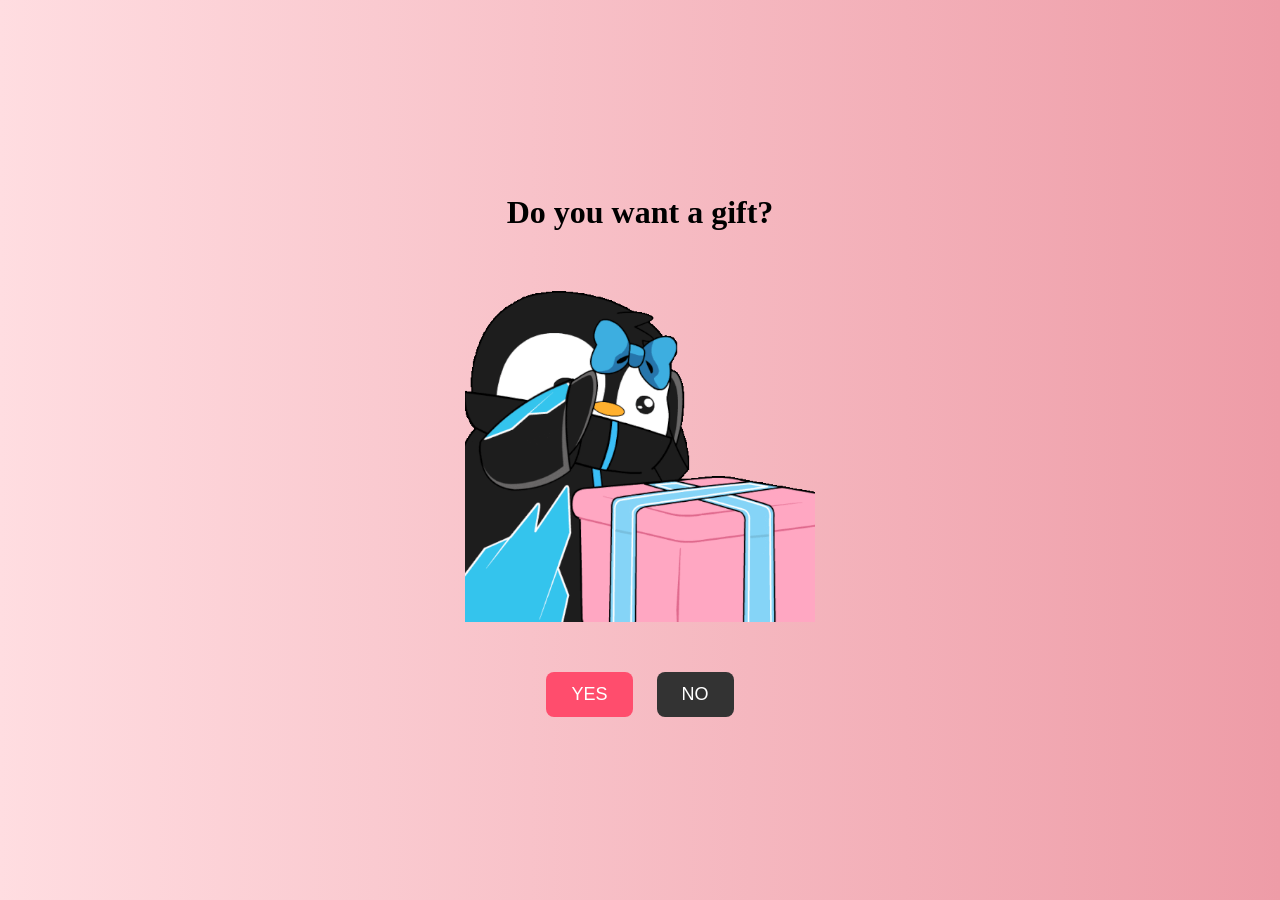
<file: index.html>
<!DOCTYPE html>
<html>
<head>
    <title>Gift Page</title>
    <link rel="stylesheet" href="style.css">
</head>
<body class="first-page">

    <h1>Do you want a gift?</h1>

    <img src="hello.gif" class="main-gif">

    <div class="buttons">
        <button class="yes" onclick="location.href='page2.html'">YES</button>
        <button class="no" id="noBtn" onmouseover="moveNo()">NO</button>
    </div>

<script src="script.js"></script>
</body>
</html>
</file>
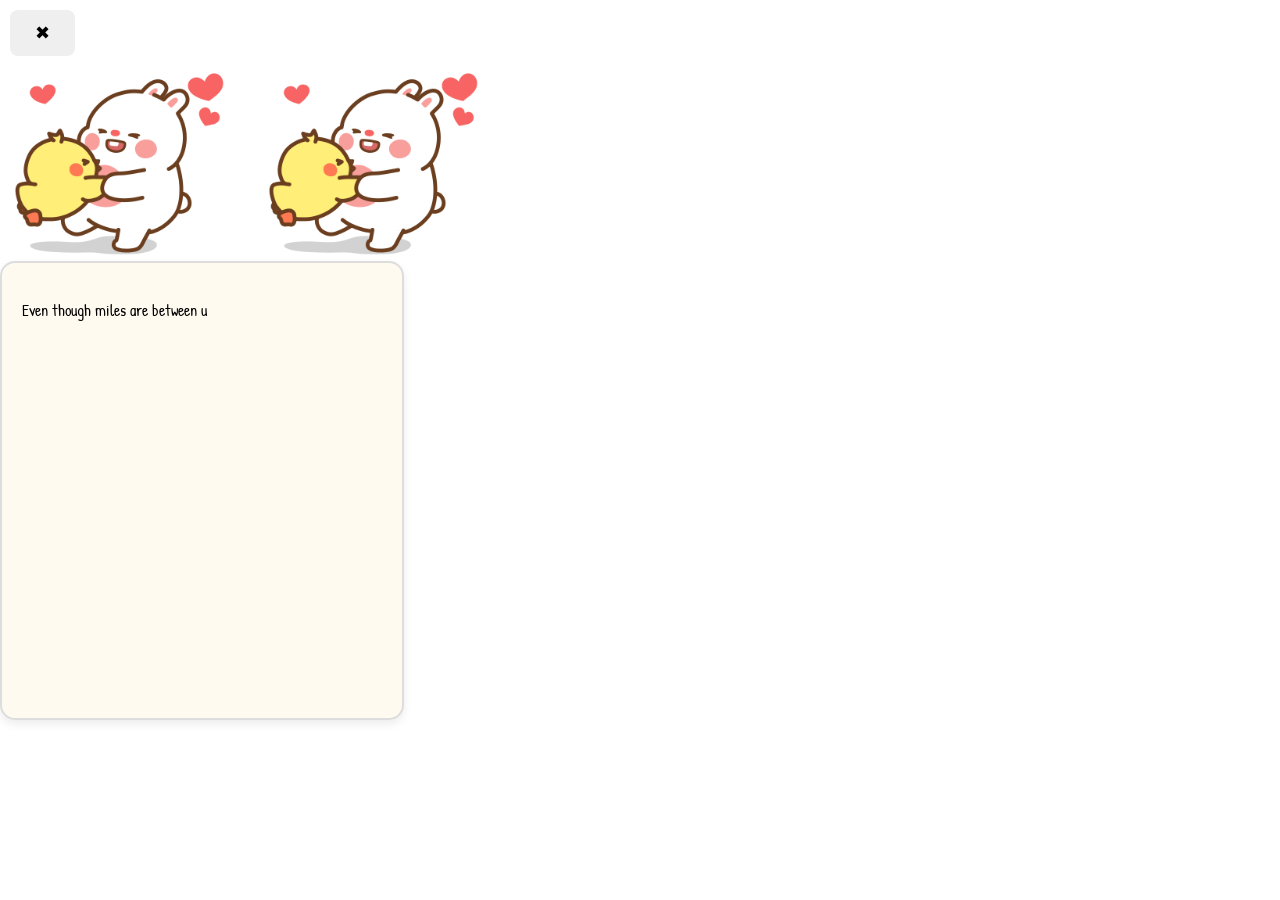
<file: gift.html>
<!DOCTYPE html>
<html>
<head>
    <title>Your Gift</title>

    <!-- handwriting font -->
    <link href="https://fonts.googleapis.com/css2?family=Patrick+Hand&display=swap" rel="stylesheet">

    <link rel="stylesheet" href="style.css">
</head>
<body>

<div class="card">

    <button class="close" onclick="goBack()">✖</button>

    <div class="content">
        <div class="gif-column">

        <img src="hello2.gif" class="side-gif">
        <img src="hello2.gif" class="side-gif">
        </div>
        
        <!-- paper message area -->
        <div class="paper">
            <p id="typingText"></p>
        </div>

    </div>

</div>

<script>
function goBack() {
    window.location.href = "index.html";
}

const text = `Even though miles are between us,
you are always close to my heart.

You make my bad days feel lighter
just by being there.

I am really lucky to have you.

No distance can change what you mean to me.

You are my forever,
my reason to smile ❤️`;

let i = 0;

function typeWriter() {
    if (i < text.length) {
        document.getElementById("typingText").innerHTML += text.charAt(i);
        i++;
        setTimeout(typeWriter, 35);
    }
}

typeWriter();
</script>

</body>
</html>
</file>
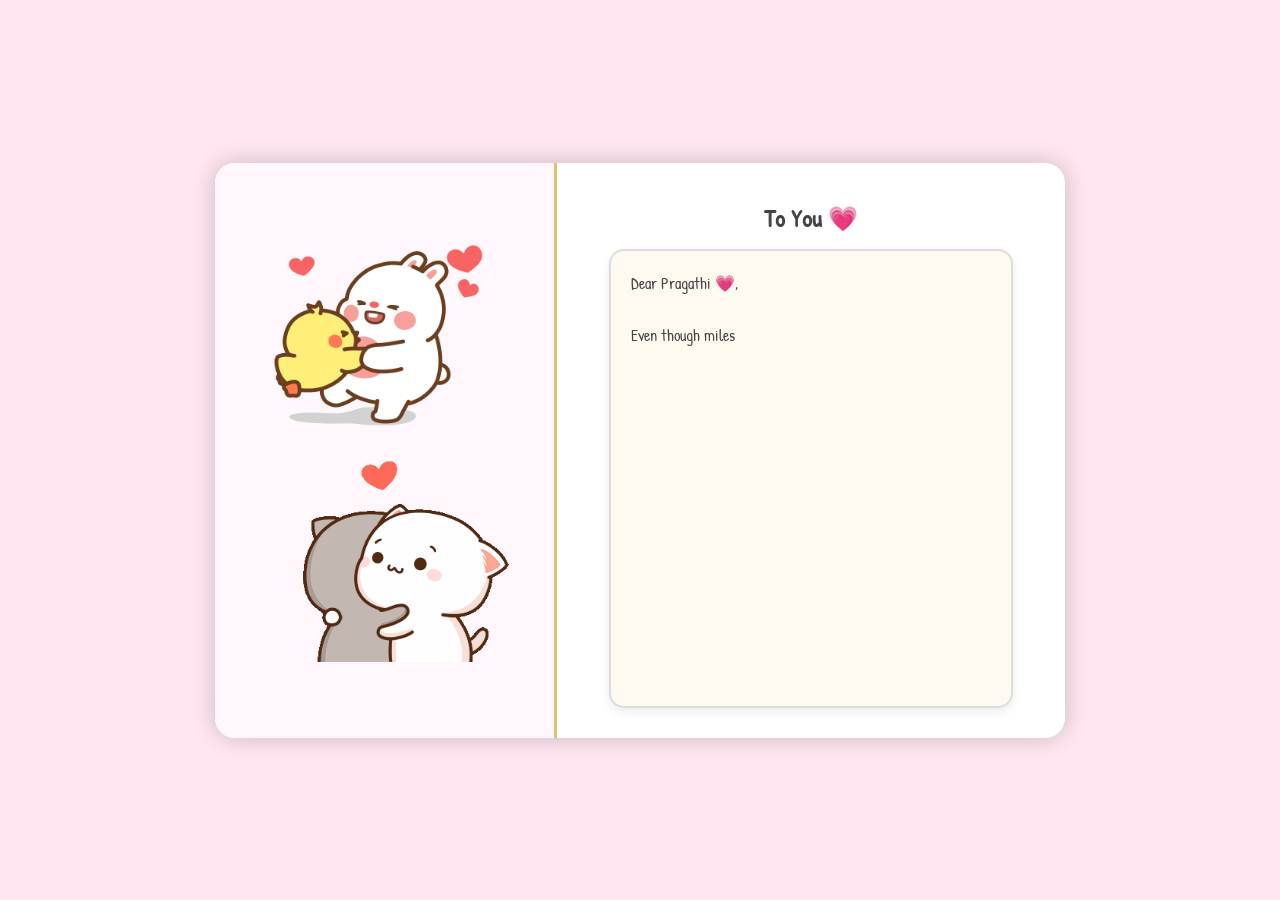
<file: page2.html>
<!DOCTYPE html>
<html>
<head>
    <title>Your Gift</title>
     <meta name="viewport"
    content="width=device-width,
    initial-scale=1.0">
    <link rel="stylesheet" href="style.css">
    <link href="https://fonts.googleapis.com/css2?family=Patrick+Hand&display=swap" rel="stylesheet">
</head>
<body class="second-page">

<div class="outer-box">

    <!-- LEFT SIDE (GIFs) -->
    <div class="gif-section">
        <img src="hello2.gif" class="side-gif">
        <img src="hello3.gif" class="side-gif">
    </div>

    <!-- RIGHT SIDE (TEXT) -->
  <div class="text-section">

    <!-- TOP TITLE -->
    <h2 class="top-title">To You 💗</h2>

    <!-- MESSAGE BOX -->
    <div class="paper">
  <div id="typing-text"></div>
</div>

</div>

<script src="script.js"></script>
</body>
</html>
</file>
<file: style.css>
/* =========================
   RESET
========================= */
html, body{
    margin:0;
    padding:0;
    width:100%;
    height:100%;
    overflow:hidden;   /* prevents scroll */
    font-family: 'Patrick Hand', cursive;
}

/* =========================
   FIRST PAGE
========================= */
.first-page{
    background: linear-gradient(to right, #ffdde1, #ee9ca7);
    height: 100vh;

    display: flex;
    flex-direction: column;
    justify-content: center;   /* vertical center */
    align-items: center;       /* horizontal center */

    text-align: center;
}

.main-gif{
    width:350px;
    margin-top:20px;
}

.buttons{
    margin-top:40px;
}

button{
    padding:12px 25px;
    font-size:18px;
    border:none;
    border-radius:8px;
    cursor:pointer;
    margin:10px;
}

.yes{
    background:#ff4d6d;
    color:white;
}

.no{
    background:#333;
    color:white;
}

/* =========================
   SECOND PAGE
========================= */
.second-page{
    background:#ffe6f0;
    display:flex;
    justify-content:center;
    align-items:center;
    height:100vh;
}

/* OUTER BOX */
.outer-box{
    display:flex;
    width:850px;
    height:575px;
    background:white;
    border-radius:20px;
    box-shadow:0 0 25px rgba(0,0,0,0.2);
    overflow:hidden;
}

/* LEFT GIF SIDE */
.gif-section{
    width:40%;
    display:flex;
    flex-direction:column;
    justify-content:center;
    align-items:center;
    gap:20px;
    background:#fff7fb;
}

.side-gif{
    width:250px;
}

/* RIGHT TEXT SIDE */
.text-section{
    width:60%;
    display:flex;
    flex-direction:column;
    align-items:center;
    justify-content:flex-start;
    border-left:3px solid #e0c36a;
    padding-top:20px;
}

/* TITLE TOP CENTER */
.top-title{
    text-align:center;
    font-size:24px;
    color:#444;
    margin-bottom:15px;
}

/* PAPER BOX */
.paper{
    background:#fffaf0;
    border:2px solid #ddd;
    padding:20px;
    width:360px;
    height:415px;
    border-radius:15px;
    box-shadow:0 4px 10px rgba(0,0,0,0.08);

    display:flex;
    flex-direction:column;
    justify-content:flex-start;   /* start from top */
    align-items:flex-start;       /* align left */

    overflow:hidden;
}
/* TYPING TEXT */
#typing-text{
    white-space:pre-line;
    line-height:1.6;
    font-size:16px;
    color:#444;
}
</file>
